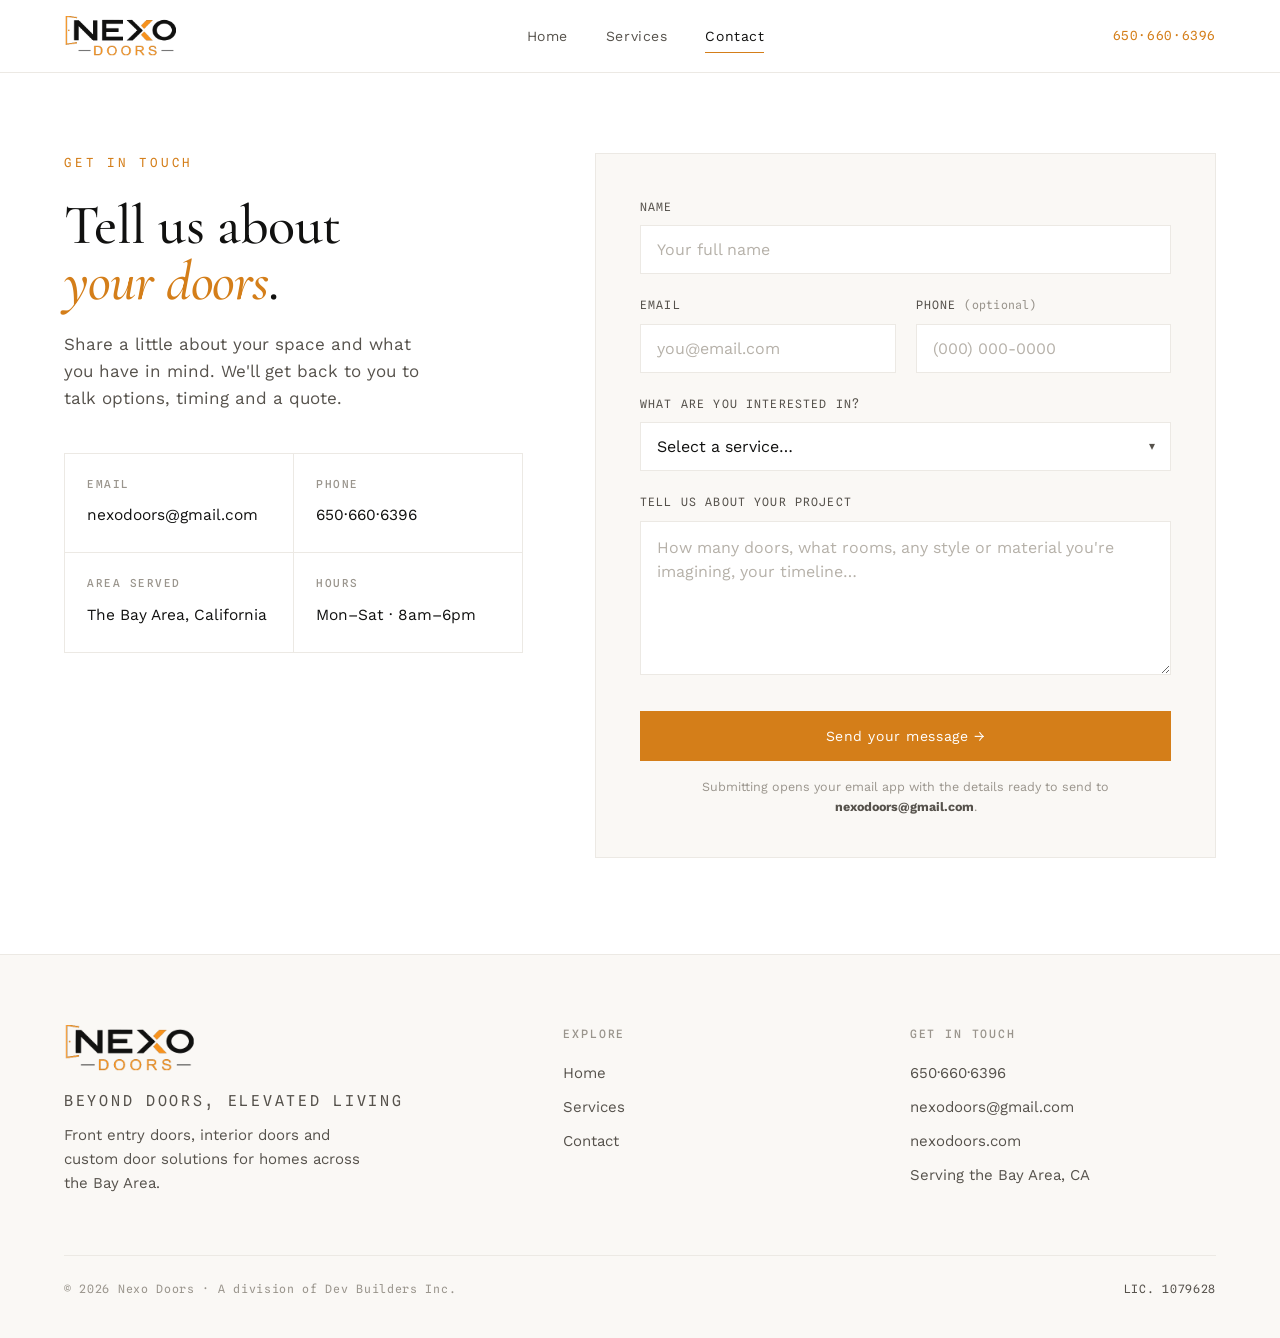
<file: contact.html>
<!DOCTYPE html>
<html lang="en">
<head>
<meta charset="UTF-8" />
<meta name="viewport" content="width=device-width, initial-scale=1.0" />
<title>Contact — Nexo Doors</title>
<meta name="description" content="Tell Nexo Doors about your project — interior, front or custom doors for your Bay Area home." />
<link rel="preconnect" href="https://fonts.googleapis.com" />
<link rel="preconnect" href="https://fonts.gstatic.com" crossorigin />
<link href="https://fonts.googleapis.com/css2?family=Cormorant+Garamond:ital,wght@0,400;0,500;0,600;1,400;1,500&family=Work+Sans:wght@300;400;500;600&family=Spline+Sans+Mono:wght@400;500&display=swap" rel="stylesheet" />
<link rel="stylesheet" href="styles.css" />
</head>
<body>

<!-- ===== Header ===== -->
<header class="site-header">
  <nav class="nav">
    <a class="logo" href="index.html"><img class="logo-img" src="logo-dark.png" alt="Nexo Doors" /></a>
    <div class="nav-links" id="navLinks">
      <a href="index.html">Home</a>
      <a href="services.html">Services</a>
      <a href="contact.html" class="active">Contact</a>
    </div>
    <a class="nav-phone" href="tel:6506606396">650·660·6396</a>
    <button class="nav-toggle" id="navToggle" aria-label="Menu"><span></span><span></span><span></span></button>
  </nav>
</header>

<!-- ===== Contact ===== -->
<section class="contact">
  <div class="wrap contact-grid">

    <!-- Left: intro + details -->
    <aside class="contact-aside">
      <div class="eyebrow">Get in touch</div>
      <h1 class="contact-title">Tell us about<br /><span class="ital">your doors</span>.</h1>
      <p class="contact-lede">Share a little about your space and what you have in mind. We'll get back to you to talk options, timing and a quote.</p>

      <div class="contact-cards">
        <a class="c-card" href="mailto:nexodoors@gmail.com">
          <h4>Email</h4>
          <span>nexodoors@gmail.com</span>
        </a>
        <a class="c-card" href="tel:6506606396">
          <h4>Phone</h4>
          <span>650·660·6396</span>
        </a>
        <div class="c-card">
          <h4>Area served</h4>
          <span>The Bay Area, California</span>
        </div>
        <div class="c-card">
          <h4>Hours</h4>
          <span>Mon–Sat · 8am–6pm</span>
        </div>
      </div>
    </aside>

    <!-- Right: form -->
    <div class="contact-form-wrap">
      <form id="contactForm" novalidate>
        <div class="field">
          <label for="name">Name</label>
          <input type="text" id="name" name="name" placeholder="Your full name" required />
        </div>

        <div class="field-row">
          <div class="field">
            <label for="email">Email</label>
            <input type="email" id="email" name="email" placeholder="you@email.com" required />
          </div>
          <div class="field">
            <label for="phone">Phone <span class="opt">(optional)</span></label>
            <input type="tel" id="phone" name="phone" placeholder="(000) 000-0000" />
          </div>
        </div>

        <div class="field">
          <label for="service">What are you interested in?</label>
          <div class="select-wrap">
            <select id="service" name="service" required>
              <option value="" disabled selected>Select a service…</option>
              <option value="Front Entry Doors">Front Entry Doors</option>
              <option value="Interior Doors">Interior Doors</option>
              <option value="Custom Solution">Custom Solution</option>
              <option value="Not sure yet">Not sure yet — help me decide</option>
            </select>
          </div>
        </div>

        <div class="field">
          <label for="message">Tell us about your project</label>
          <textarea id="message" name="message" rows="5" placeholder="How many doors, what rooms, any style or material you're imagining, your timeline…" required></textarea>
        </div>

        <button type="submit" class="btn btn--accent btn-submit">Send your message →</button>
        <p class="form-note">Submitting opens your email app with the details ready to send to <strong>nexodoors@gmail.com</strong>.</p>
      </form>

      <!-- Success state -->
      <div id="formSuccess" class="form-success" hidden>
        <div class="fs-mark">✓</div>
        <h3>Your message is ready.</h3>
        <p>We've opened your email app with everything filled in — just hit send. If nothing opened, email us directly at <a href="mailto:nexodoors@gmail.com">nexodoors@gmail.com</a>.</p>
        <button type="button" class="link-underline" id="resetForm">Write another message</button>
      </div>
    </div>

  </div>
</section>

<!-- ===== Footer ===== -->
<footer class="site-footer">
  <div class="wrap">
    <div class="footer-grid">
      <div>
        <img class="footer-logo" src="logo-dark.png" alt="Nexo Doors" />
        <p class="footer-tagline">Beyond Doors, Elevated Living</p>
        <p style="max-width:320px">Front entry doors, interior doors and custom door solutions for homes across the Bay Area.</p>
      </div>
      <div>
        <h4>Explore</h4>
        <a href="index.html">Home</a>
        <a href="services.html">Services</a>
        <a href="contact.html">Contact</a>
      </div>
      <div>
        <h4>Get in touch</h4>
        <a href="tel:6506606396">650·660·6396</a>
        <a href="mailto:nexodoors@gmail.com">nexodoors@gmail.com</a>
        <a href="https://nexodoors.com">nexodoors.com</a>
        <p>Serving the Bay Area, CA</p>
      </div>
    </div>
    <div class="footer-bottom">
      <span>© 2026 Nexo Doors · A division of Dev Builders Inc.</span>
      <span class="lic">LIC. 1079628</span>
    </div>
  </div>
</footer>

<style>
  .contact { padding: 80px 0 96px; }
  .contact-grid { display: grid; grid-template-columns: 0.85fr 1.15fr; gap: 72px; align-items: start; }

  .contact-title { font-size: 56px; line-height: 1.0; letter-spacing: -0.01em; margin: 24px 0 22px; }
  .contact-title .ital { font-style: italic; color: var(--accent); }
  .contact-lede { font-size: 17px; color: var(--ink-soft); margin: 0 0 40px; max-width: 380px; }

  .contact-cards { display: grid; grid-template-columns: 1fr 1fr; gap: 1px; background: var(--line); border: 1px solid var(--line); }
  .c-card { background: #fff; padding: 22px 22px 24px; display: block; transition: background .2s ease; }
  a.c-card:hover { background: var(--paper-2); }
  .c-card h4 { font-family: var(--mono); font-weight: 500; font-size: 11px; letter-spacing: 0.14em; text-transform: uppercase; color: var(--muted); margin-bottom: 8px; }
  .c-card span { font-size: 15.5px; color: var(--ink); }

  /* Form */
  .contact-form-wrap { border: 1px solid var(--line); background: var(--paper-2); padding: 44px 44px 40px; }
  .field { margin-bottom: 22px; }
  .field-row { display: grid; grid-template-columns: 1fr 1fr; gap: 20px; }
  label { display: block; font-family: var(--mono); font-size: 11.5px; letter-spacing: 0.1em; text-transform: uppercase; color: var(--ink-soft); margin-bottom: 9px; }
  label .opt { color: var(--muted); text-transform: none; letter-spacing: 0.02em; }
  input, select, textarea {
    width: 100%; font-family: var(--sans); font-size: 16px; color: var(--ink);
    background: #fff; border: 1px solid var(--line); padding: 14px 16px;
    border-radius: 0; outline: none; transition: border-color .2s ease, box-shadow .2s ease;
  }
  input::placeholder, textarea::placeholder { color: #b6b1a9; }
  input:focus, select:focus, textarea:focus { border-color: var(--accent); box-shadow: 0 0 0 3px rgba(217,106,42,0.12); }
  textarea { resize: vertical; line-height: 1.55; }
  .select-wrap { position: relative; }
  .select-wrap::after { content: "▾"; position: absolute; right: 16px; top: 50%; transform: translateY(-50%); color: var(--ink-soft); pointer-events: none; font-size: 12px; }
  select { appearance: none; -webkit-appearance: none; cursor: pointer; }
  .field.invalid input, .field.invalid select, .field.invalid textarea { border-color: #c0392b; box-shadow: 0 0 0 3px rgba(192,57,43,0.1); }
  .btn-submit { margin-top: 6px; width: 100%; justify-content: center; }
  .form-note { font-size: 12.5px; color: var(--muted); margin: 16px 0 0; text-align: center; }
  .form-note strong { color: var(--ink-soft); }

  .form-success { text-align: center; padding: 40px 20px; }
  .fs-mark { width: 56px; height: 56px; border-radius: 50%; background: var(--accent); color: #fff; display: flex; align-items: center; justify-content: center; font-size: 26px; margin: 0 auto 22px; }
  .form-success h3 { font-size: 30px; font-weight: 600; margin-bottom: 12px; }
  .form-success p { color: var(--ink-soft); max-width: 380px; margin: 0 auto 24px; }
  .form-success a { color: var(--accent); border-bottom: 1px solid var(--accent); }

  @media (max-width: 920px) {
    .contact-grid { grid-template-columns: 1fr; gap: 48px; }
    .contact-title { font-size: 46px; }
    .contact-form-wrap { padding: 32px 24px 30px; }
  }
  @media (max-width: 560px) {
    .field-row { grid-template-columns: 1fr; gap: 0; }
    .contact-cards { grid-template-columns: 1fr; }
  }
</style>

<script src="site.js"></script>
<script>
  (function () {
    var form = document.getElementById("contactForm");
    var success = document.getElementById("formSuccess");
    var resetBtn = document.getElementById("resetForm");

    function setInvalid(id, bad) {
      var field = document.getElementById(id).closest(".field");
      if (field) field.classList.toggle("invalid", bad);
    }

    form.addEventListener("submit", function (e) {
      e.preventDefault();
      var name = document.getElementById("name").value.trim();
      var email = document.getElementById("email").value.trim();
      var phone = document.getElementById("phone").value.trim();
      var service = document.getElementById("service").value;
      var message = document.getElementById("message").value.trim();

      var emailOk = /^[^\s@]+@[^\s@]+\.[^\s@]+$/.test(email);
      var ok = true;
      if (!name) { setInvalid("name", true); ok = false; } else setInvalid("name", false);
      if (!emailOk) { setInvalid("email", true); ok = false; } else setInvalid("email", false);
      if (!service) { setInvalid("service", true); ok = false; } else setInvalid("service", false);
      if (!message) { setInvalid("message", true); ok = false; } else setInvalid("message", false);
      if (!ok) return;

      var subject = "New door enquiry — " + service + " (" + name + ")";
      var bodyLines = [
        "Name: " + name,
        "Email: " + email,
        "Phone: " + (phone || "—"),
        "Interested in: " + service,
        "",
        "Project details:",
        message,
        "",
        "— Sent from nexodoors.com"
      ];
      var mailto = "mailto:nexodoors@gmail.com"
        + "?subject=" + encodeURIComponent(subject)
        + "&body=" + encodeURIComponent(bodyLines.join("\n"));

      window.location.href = mailto;

      form.hidden = true;
      success.hidden = false;
    });

    resetBtn.addEventListener("click", function () {
      form.reset();
      form.hidden = false;
      success.hidden = true;
      [].forEach.call(document.querySelectorAll(".field.invalid"), function (f) {
        f.classList.remove("invalid");
      });
    });
  })();
</script>
</body>
</html>
</file>
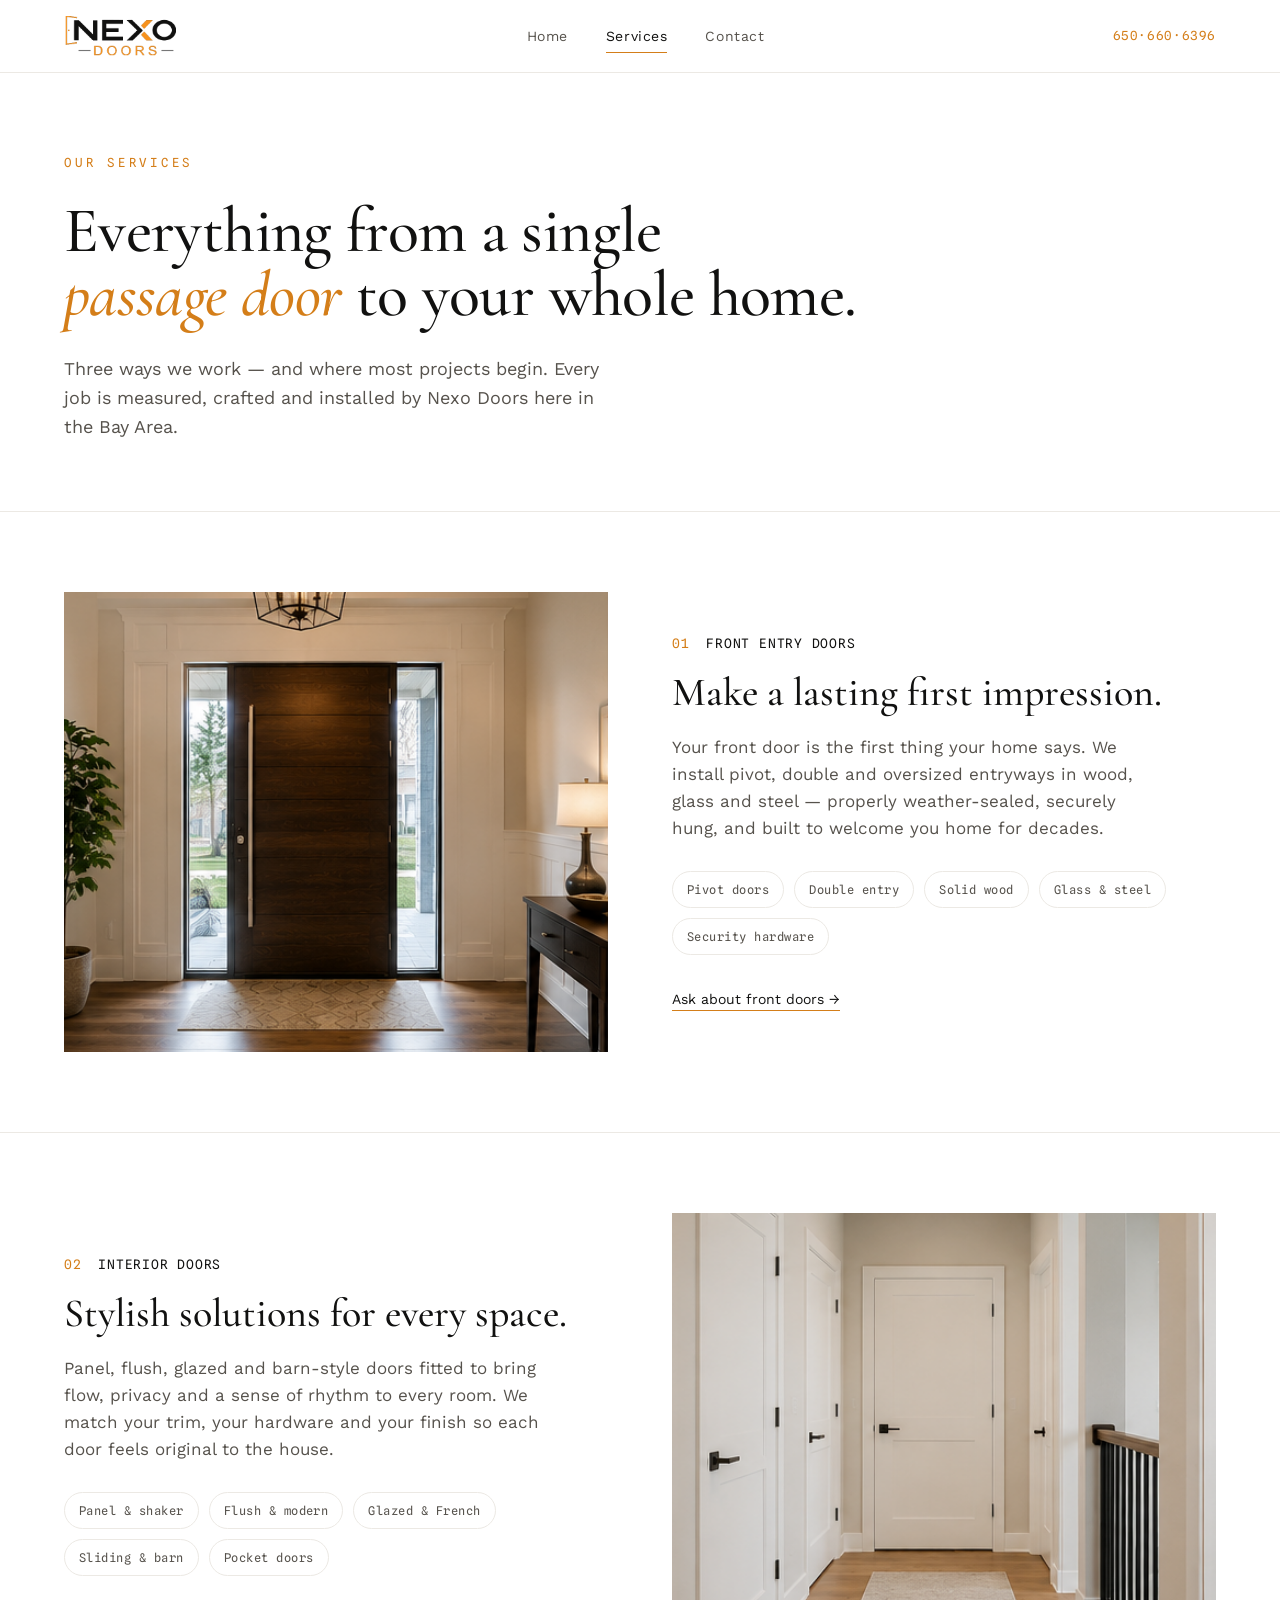
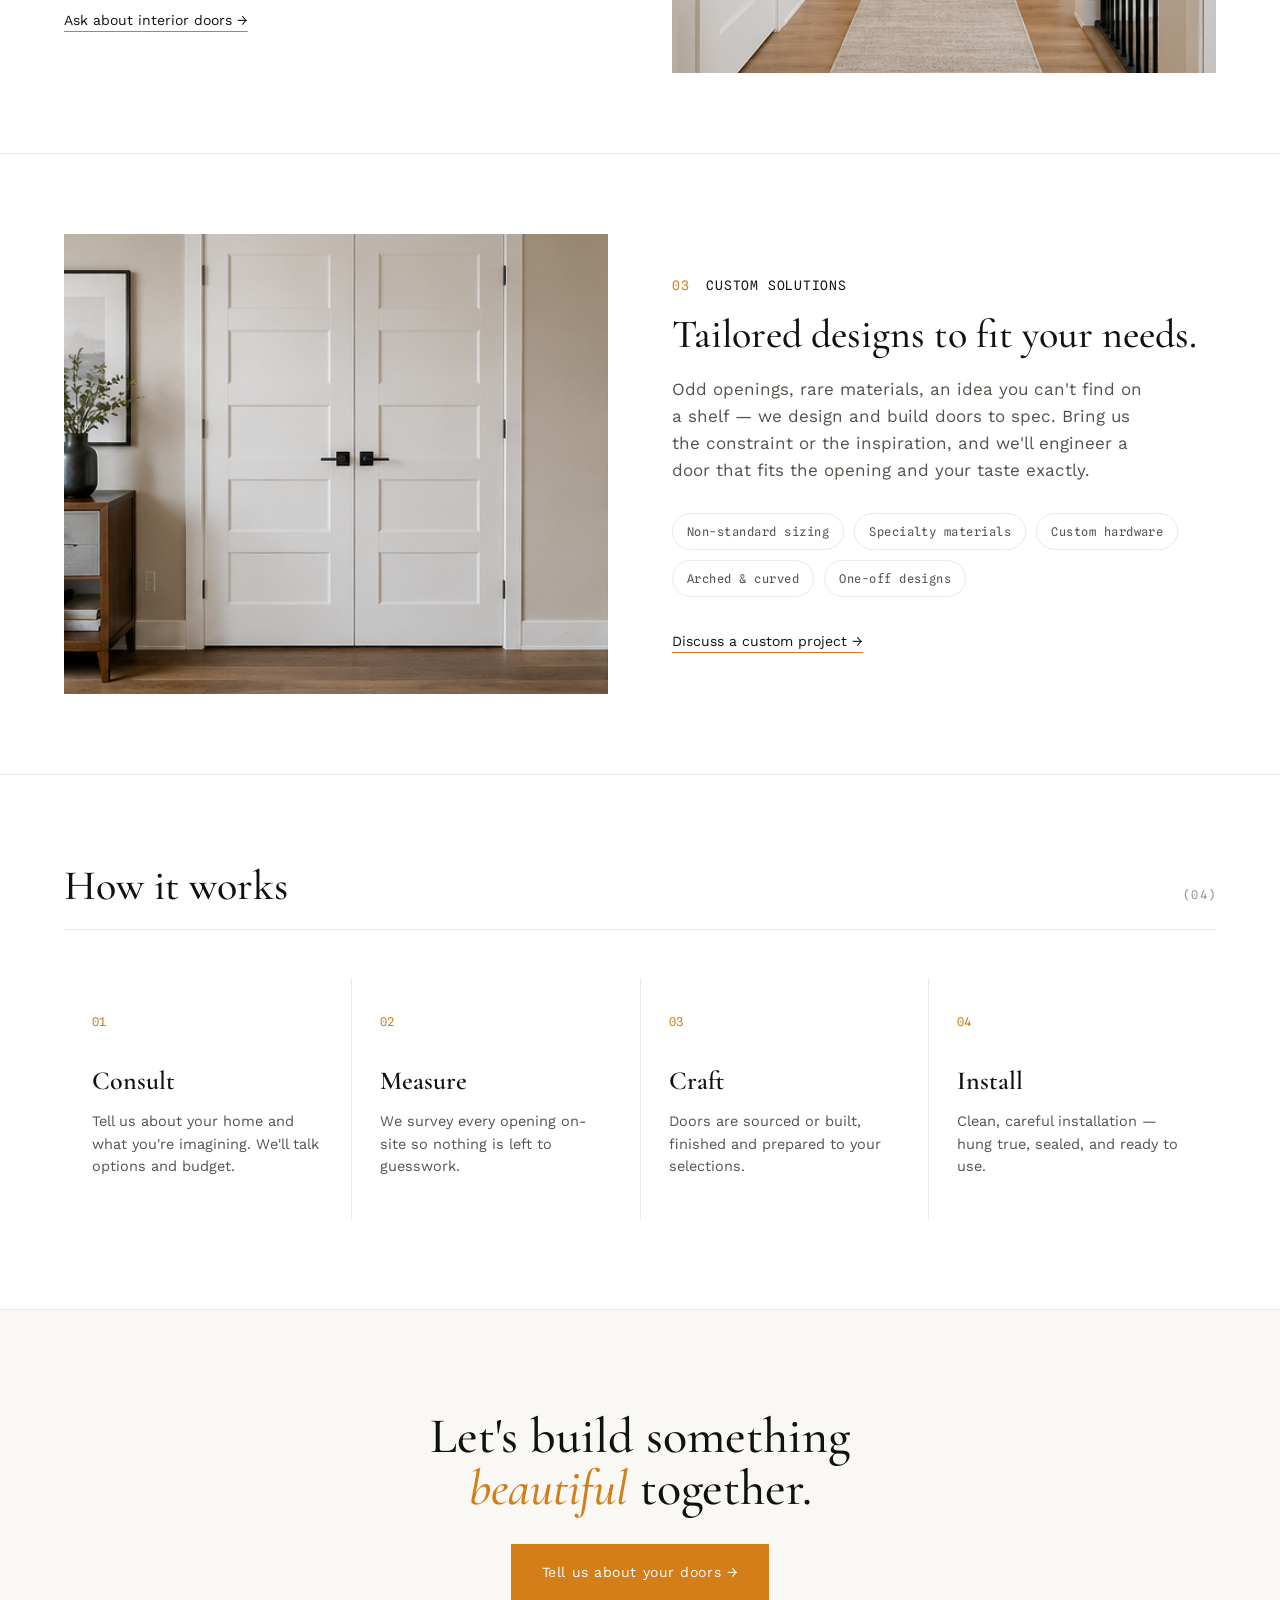
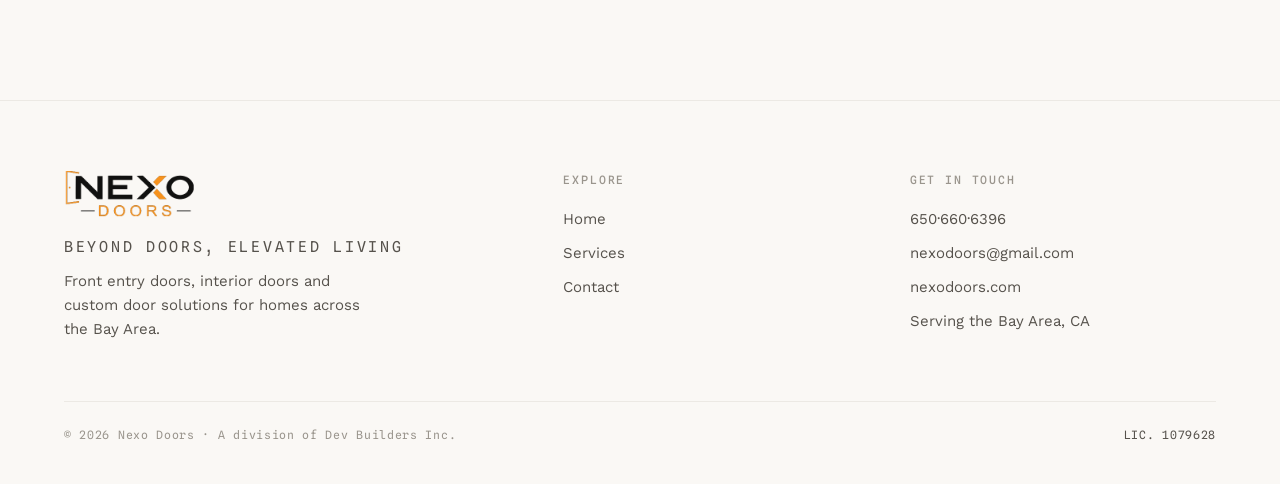
<file: services.html>
<!DOCTYPE html>
<html lang="en">
<head>
<meta charset="UTF-8" />
<meta name="viewport" content="width=device-width, initial-scale=1.0" />
<title>Services — Nexo Doors</title>
<meta name="description" content="Interior doors, front doors and custom door solutions, installed for Bay Area homes by Nexo Doors." />
<link rel="preconnect" href="https://fonts.googleapis.com" />
<link rel="preconnect" href="https://fonts.gstatic.com" crossorigin />
<link href="https://fonts.googleapis.com/css2?family=Cormorant+Garamond:ital,wght@0,400;0,500;0,600;1,400;1,500&family=Work+Sans:wght@300;400;500;600&family=Spline+Sans+Mono:wght@400;500&display=swap" rel="stylesheet" />
<link rel="stylesheet" href="styles.css" />
</head>
<body>

<!-- ===== Header ===== -->
<header class="site-header">
  <nav class="nav">
    <a class="logo" href="index.html"><img class="logo-img" src="logo-dark.png" alt="Nexo Doors" /></a>
    <div class="nav-links" id="navLinks">
      <a href="index.html">Home</a>
      <a href="services.html" class="active">Services</a>
      <a href="contact.html">Contact</a>
    </div>
    <a class="nav-phone" href="tel:6506606396">650·660·6396</a>
    <button class="nav-toggle" id="navToggle" aria-label="Menu"><span></span><span></span><span></span></button>
  </nav>
</header>

<!-- ===== Page header ===== -->
<section class="page-head">
  <div class="wrap">
    <div class="eyebrow">Our Services</div>
    <h1 class="page-title">Everything from a single<br /><span class="ital">passage door</span> to your whole home.</h1>
    <p class="page-lede">Three ways we work — and where most projects begin. Every job is measured, crafted and installed by Nexo Doors here in the Bay Area.</p>
  </div>
</section>

<!-- ===== Service 01 — Front Entry ===== -->
<section class="svc-row" id="front">
  <div class="wrap svc-row-grid">
    <div class="svc-media"><img class="shot" src="img/photo-entry-dark.jpg" alt="Walnut front entry door with sidelights" /></div>
    <div class="svc-detail">
      <div class="svc-tag"><span>01</span> Front Entry Doors</div>
      <h2>Make a lasting first impression.</h2>
      <p>Your front door is the first thing your home says. We install pivot, double and oversized entryways in wood, glass and steel — properly weather-sealed, securely hung, and built to welcome you home for decades.</p>
      <ul class="chips">
        <li>Pivot doors</li>
        <li>Double entry</li>
        <li>Solid wood</li>
        <li>Glass &amp; steel</li>
        <li>Security hardware</li>
      </ul>
      <a class="link-underline" href="contact.html">Ask about front doors →</a>
    </div>
  </div>
</section>

<!-- ===== Service 02 — Interior ===== -->
<section class="svc-row alt" id="interior">
  <div class="wrap svc-row-grid">
    <div class="svc-detail">
      <div class="svc-tag"><span>02</span> Interior Doors</div>
      <h2>Stylish solutions for every space.</h2>
      <p>Panel, flush, glazed and barn-style doors fitted to bring flow, privacy and a sense of rhythm to every room. We match your trim, your hardware and your finish so each door feels original to the house.</p>
      <ul class="chips">
        <li>Panel &amp; shaker</li>
        <li>Flush &amp; modern</li>
        <li>Glazed &amp; French</li>
        <li>Sliding &amp; barn</li>
        <li>Pocket doors</li>
      </ul>
      <a class="link-underline" href="contact.html">Ask about interior doors →</a>
    </div>
    <div class="svc-media"><img class="shot" src="img/photo-hall-runner.jpg" alt="Interior doors along a bright hallway" /></div>
  </div>
</section>

<!-- ===== Service 03 — Custom ===== -->
<section class="svc-row" id="custom">
  <div class="wrap svc-row-grid">
    <div class="svc-media"><img class="shot" src="img/photo-double.jpg" alt="Custom white double shaker doors" /></div>
    <div class="svc-detail">
      <div class="svc-tag"><span>03</span> Custom Solutions</div>
      <h2>Tailored designs to fit your needs.</h2>
      <p>Odd openings, rare materials, an idea you can't find on a shelf — we design and build doors to spec. Bring us the constraint or the inspiration, and we'll engineer a door that fits the opening and your taste exactly.</p>
      <ul class="chips">
        <li>Non-standard sizing</li>
        <li>Specialty materials</li>
        <li>Custom hardware</li>
        <li>Arched &amp; curved</li>
        <li>One-off designs</li>
      </ul>
      <a class="link-underline" href="contact.html">Discuss a custom project →</a>
    </div>
  </div>
</section>

<!-- ===== Process ===== -->
<section class="section-pad process">
  <div class="wrap">
    <div class="section-head">
      <h2>How it works</h2>
      <span class="count">(04)</span>
    </div>
    <div class="proc-grid">
      <div class="proc reveal"><div class="proc-n">01</div><h3>Consult</h3><p>Tell us about your home and what you're imagining. We'll talk options and budget.</p></div>
      <div class="proc reveal"><div class="proc-n">02</div><h3>Measure</h3><p>We survey every opening on-site so nothing is left to guesswork.</p></div>
      <div class="proc reveal"><div class="proc-n">03</div><h3>Craft</h3><p>Doors are sourced or built, finished and prepared to your selections.</p></div>
      <div class="proc reveal"><div class="proc-n">04</div><h3>Install</h3><p>Clean, careful installation — hung true, sealed, and ready to use.</p></div>
    </div>
  </div>
</section>

<!-- ===== Closing CTA ===== -->
<section class="closing">
  <div class="wrap closing-inner">
    <h2 class="closing-title">Let's build something<br /><span class="ital">beautiful</span> together.</h2>
    <a class="btn btn--accent" href="contact.html">Tell us about your doors →</a>
  </div>
</section>

<!-- ===== Footer ===== -->
<footer class="site-footer">
  <div class="wrap">
    <div class="footer-grid">
      <div>
        <img class="footer-logo" src="logo-dark.png" alt="Nexo Doors" />
        <p class="footer-tagline">Beyond Doors, Elevated Living</p>
        <p style="max-width:320px">Front entry doors, interior doors and custom door solutions for homes across the Bay Area.</p>
      </div>
      <div>
        <h4>Explore</h4>
        <a href="index.html">Home</a>
        <a href="services.html">Services</a>
        <a href="contact.html">Contact</a>
      </div>
      <div>
        <h4>Get in touch</h4>
        <a href="tel:6506606396">650·660·6396</a>
        <a href="mailto:nexodoors@gmail.com">nexodoors@gmail.com</a>
        <a href="https://nexodoors.com">nexodoors.com</a>
        <p>Serving the Bay Area, CA</p>
      </div>
    </div>
    <div class="footer-bottom">
      <span>© 2026 Nexo Doors · A division of Dev Builders Inc.</span>
      <span class="lic">LIC. 1079628</span>
    </div>
  </div>
</footer>

<style>
  .page-head { padding: 80px 0 70px; border-bottom: 1px solid var(--line); }
  .page-title { font-size: 64px; line-height: 1.0; letter-spacing: -0.01em; margin: 26px 0 28px; }
  .page-title .ital { font-style: italic; color: var(--accent); }
  .page-lede { font-size: 18px; color: var(--ink-soft); max-width: 560px; margin: 0; }

  .svc-row { border-bottom: 1px solid var(--line); }
  .svc-row-grid { display: grid; grid-template-columns: 1fr 1fr; gap: 64px; align-items: center; padding: 80px var(--pad); }
  .svc-media { height: 460px; }
  .svc-tag { font-family: var(--mono); font-size: 13px; letter-spacing: 0.06em; text-transform: uppercase; color: var(--ink); margin-bottom: 18px; }
  .svc-tag span { color: var(--accent); margin-right: 8px; }
  .svc-detail h2 { font-size: 40px; line-height: 1.06; margin-bottom: 20px; }
  .svc-detail > p { color: var(--ink-soft); margin: 0 0 28px; max-width: 480px; }
  .chips { list-style: none; display: flex; flex-wrap: wrap; gap: 10px; padding: 0; margin: 0 0 30px; }
  .chips li { font-family: var(--mono); font-size: 12px; letter-spacing: 0.04em; color: var(--ink-soft); border: 1px solid var(--line); padding: 8px 14px; border-radius: 999px; }

  .proc-grid { display: grid; grid-template-columns: repeat(4,1fr); gap: 1px; background: var(--line); }
  .proc { background: #fff; padding: 34px 28px 40px; }
  .proc-n { font-family: var(--mono); font-size: 12px; color: var(--accent); margin-bottom: 28px; }
  .proc h3 { font-size: 26px; font-weight: 600; margin-bottom: 10px; }
  .proc p { font-size: 14.5px; line-height: 1.55; color: var(--ink-soft); margin: 0; }

  .closing { background: var(--paper-2); border-top: 1px solid var(--line); padding: 100px 0; text-align: center; }
  .closing-title { font-size: 50px; line-height: 1.04; margin-bottom: 30px; }
  .closing-title .ital { font-style: italic; color: var(--accent); }

  @media (max-width: 920px) {
    .page-title { font-size: 46px; }
    .svc-row-grid { grid-template-columns: 1fr; gap: 36px; padding: 56px var(--pad); }
    .svc-row.alt .svc-media { order: -1; }
    .svc-media { height: 320px; }
    .svc-detail h2 { font-size: 32px; }
    .proc-grid { grid-template-columns: 1fr 1fr; }
    .closing-title { font-size: 38px; }
  }
  @media (max-width: 560px) {
    .proc-grid { grid-template-columns: 1fr; }
  }
</style>

<script src="site.js"></script>
</body>
</html>
</file>
<file: styles.css>
/* ============================================================
   NEXO DOORS — Editorial Luxury design system
   White / black / restrained orange · Cormorant + Work Sans
   ============================================================ */

:root {
  --ink: #111110;
  --ink-soft: #56524c;
  --muted: #9a958d;
  --line: #ece9e4;
  --line-soft: #f3f1ee;
  --paper: #ffffff;
  --paper-2: #faf8f5;
  --accent: #d47e19;
  --accent-deep: #b3680f;
  --brand-black: #0c0c0c;

  --serif: "Cormorant Garamond", Georgia, serif;
  --sans: "Work Sans", system-ui, sans-serif;
  --mono: "Spline Sans Mono", ui-monospace, monospace;

  --maxw: 1280px;
  --pad: 64px;
}

* { box-sizing: border-box; }

html { scroll-behavior: smooth; }

body {
  margin: 0;
  background: var(--paper);
  color: var(--ink);
  font-family: var(--sans);
  font-weight: 400;
  font-size: 17px;
  line-height: 1.6;
  -webkit-font-smoothing: antialiased;
  text-rendering: optimizeLegibility;
}

h1, h2, h3, h4 { font-family: var(--serif); font-weight: 500; margin: 0; }

a { color: inherit; text-decoration: none; }

img { display: block; max-width: 100%; }

.wrap { max-width: var(--maxw); margin: 0 auto; padding: 0 var(--pad); }

.eyebrow {
  font-family: var(--mono);
  font-size: 12.5px;
  letter-spacing: 0.22em;
  text-transform: uppercase;
  color: var(--accent);
}

/* ---------- Buttons ---------- */
.btn {
  display: inline-flex;
  align-items: center;
  gap: 10px;
  font-family: var(--sans);
  font-size: 14px;
  letter-spacing: 0.04em;
  padding: 16px 30px;
  border: 1px solid var(--ink);
  background: var(--ink);
  color: #fff;
  cursor: pointer;
  transition: background .25s ease, color .25s ease, border-color .25s ease;
}
.btn:hover { background: var(--accent); border-color: var(--accent); }
.btn--accent { background: var(--accent); border-color: var(--accent); }
.btn--accent:hover { background: var(--accent-deep); border-color: var(--accent-deep); }
.btn--ghost { background: transparent; color: var(--ink); }
.btn--ghost:hover { background: var(--ink); color: #fff; border-color: var(--ink); }

.link-underline {
  font-size: 14px;
  border-bottom: 1px solid var(--accent);
  padding-bottom: 3px;
  transition: color .2s ease;
}
.link-underline:hover { color: var(--accent); }

/* ---------- Header / Nav (white bar) ---------- */
.site-header {
  position: sticky;
  top: 0;
  z-index: 50;
  background: rgba(255,255,255,0.9);
  backdrop-filter: blur(10px);
  border-bottom: 1px solid var(--line);
}
.nav {
  max-width: var(--maxw);
  margin: 0 auto;
  display: flex;
  align-items: center;
  justify-content: space-between;
  padding: 16px var(--pad);
}
.logo-img { height: 40px; width: auto; display: block; }
.nav-links { display: flex; gap: 38px; font-size: 14px; letter-spacing: 0.04em; color: var(--ink-soft); }
.nav-links a { position: relative; padding: 4px 0; transition: color .2s ease; }
.nav-links a:hover { color: var(--ink); }
.nav-links a.active { color: var(--ink); }
.nav-links a.active::after {
  content: ""; position: absolute; left: 0; right: 0; bottom: -2px;
  height: 1px; background: var(--accent);
}
.nav-phone { font-family: var(--mono); font-size: 12.5px; letter-spacing: 0.05em; color: var(--accent); }
.nav-toggle { display: none; background: none; border: none; cursor: pointer; padding: 8px; }
.nav-toggle span { display: block; width: 24px; height: 1.5px; background: var(--ink); margin: 5px 0; transition: .25s; }

/* ---------- Placeholder imagery ---------- */
.shot {
  width: 100%;
  height: 100%;
  object-fit: cover;
  display: block;
  background: #f3efe9;
}
.ph {
  position: relative;
  width: 100%;
  height: 100%;
  background:
    repeating-linear-gradient(135deg, var(--paper-2), var(--paper-2) 14px,
      rgba(0,0,0,0.035) 14px, rgba(0,0,0,0.035) 28px);
  display: flex;
  align-items: center;
  justify-content: center;
  overflow: hidden;
}
.ph--dark {
  background:
    repeating-linear-gradient(135deg, #0d0d0d, #0d0d0d 14px,
      rgba(255,255,255,0.045) 14px, rgba(255,255,255,0.045) 28px);
}
.ph span {
  font-family: var(--mono);
  font-size: 12px;
  letter-spacing: 0.08em;
  text-transform: uppercase;
  color: rgba(0,0,0,0.42);
  background: rgba(255,255,255,0.6);
  padding: 6px 12px;
  border-radius: 2px;
}
.ph--dark span { color: rgba(255,255,255,0.6); background: rgba(0,0,0,0.35); }

/* ---------- Sections ---------- */
section { position: relative; }
.section-pad { padding: 90px 0; }
.section-head {
  display: flex;
  justify-content: space-between;
  align-items: baseline;
  margin-bottom: 48px;
  border-bottom: 1px solid var(--line);
  padding-bottom: 22px;
}
.section-head h2 { font-size: 42px; line-height: 1; }
.section-head .count { font-family: var(--mono); font-size: 12px; color: var(--muted); letter-spacing: 0.1em; }

/* ---------- Footer (light) ---------- */
.site-footer {
  border-top: 1px solid var(--line);
  background: var(--paper-2);
  color: var(--ink);
  padding: 70px 0 40px;
}
.footer-grid {
  display: grid;
  grid-template-columns: 1.5fr 1fr 1fr;
  gap: 40px;
  margin-bottom: 50px;
}
.footer-grid h4 {
  font-family: var(--mono);
  font-weight: 500;
  font-size: 11.5px;
  letter-spacing: 0.16em;
  text-transform: uppercase;
  color: var(--muted);
  margin-bottom: 18px;
}
.footer-grid a, .footer-grid p { display: block; font-size: 15px; color: var(--ink-soft); margin: 0 0 10px; }
.footer-grid a:hover { color: var(--accent); }
.footer-logo { height: 46px; width: auto; margin-bottom: 18px; }
.footer-tagline { font-family: var(--mono); font-size: 11px; letter-spacing: 0.18em; text-transform: uppercase; color: var(--accent); margin: 0 0 16px; }
.footer-bottom {
  display: flex; justify-content: space-between; align-items: center;
  border-top: 1px solid var(--line); padding-top: 24px;
  font-family: var(--mono); font-size: 11.5px; letter-spacing: 0.06em; color: var(--muted);
}
.footer-bottom .lic { color: var(--ink-soft); }

/* ---------- Reveal on scroll ---------- */
.reveal { opacity: 0; transform: translateY(18px); transition: opacity .7s ease, transform .7s ease; }
.reveal.in { opacity: 1; transform: none; }

/* ---------- Responsive ---------- */
@media (max-width: 920px) {
  :root { --pad: 32px; }
  .section-head h2 { font-size: 34px; }
}
@media (max-width: 760px) {
  .nav-toggle { display: block; }
  .nav-links {
    position: absolute; top: 100%; left: 0; right: 0;
    flex-direction: column; gap: 0;
    background: #fff; border-bottom: 1px solid var(--line);
    max-height: 0; overflow: hidden; transition: max-height .3s ease;
  }
  .nav-links.open { max-height: 320px; }
  .nav-links a { padding: 18px var(--pad); border-top: 1px solid var(--line-soft); }
  .nav-phone { display: none; }
  .footer-grid { grid-template-columns: 1fr; gap: 32px; }
  .footer-bottom { flex-direction: column; gap: 10px; align-items: flex-start; }
}
</file>
